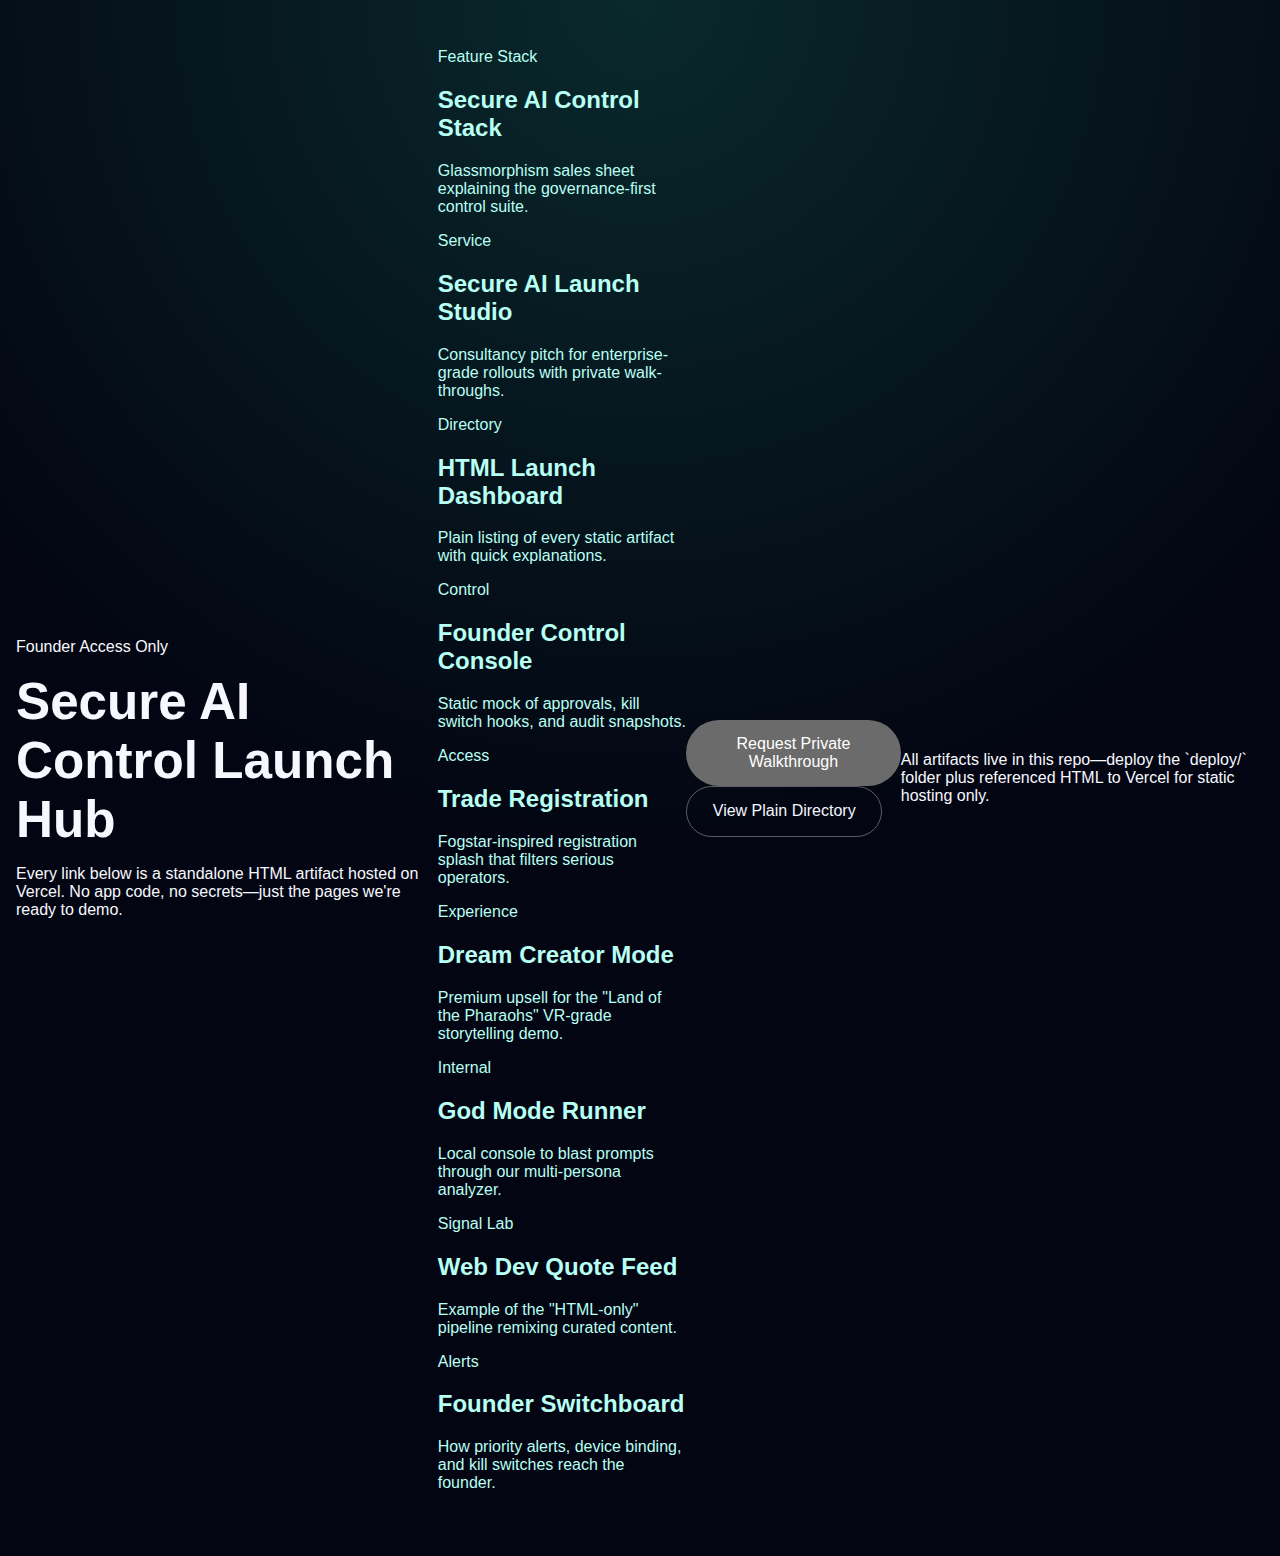
<file: index.html>
<!doctype html>
<html lang="en">
<head>
  <meta charset="utf-8" />
  <meta name="viewport" content="width=device-width, initial-scale=1" />
  <title>Secure AI Control – Launch Hub</title>
  <link rel="stylesheet" href="styles.css" />
</head>
<body>
  <header class="page-header">
    <p class="page-eyebrow">Founder Access Only</p>
    <h1 class="page-title">Secure AI Control Launch Hub</h1>
    <p class="page-subtitle">Every link below is a standalone HTML artifact hosted on Vercel. No app code, no secrets—just the pages we're ready to demo.</p>
  </header>

  <section class="card-grid">
    <a class="card-link" href="secure-features-landing.html">
      <span class="eyebrow">Feature Stack</span>
      <h2>Secure AI Control Stack</h2>
      <p>Glassmorphism sales sheet explaining the governance-first control suite.</p>
    </a>

    <a class="card-link" href="secure-launch-studio.html">
      <span class="eyebrow">Service</span>
      <h2>Secure AI Launch Studio</h2>
      <p>Consultancy pitch for enterprise-grade rollouts with private walk-throughs.</p>
    </a>

    <a class="card-link" href="dashboard.html">
      <span class="eyebrow">Directory</span>
      <h2>HTML Launch Dashboard</h2>
      <p>Plain listing of every static artifact with quick explanations.</p>
    </a>

    <a class="card-link" href="control-console.html">
      <span class="eyebrow">Control</span>
      <h2>Founder Control Console</h2>
      <p>Static mock of approvals, kill switch hooks, and audit snapshots.</p>
    </a>

    <a class="card-link" href="trade.html">
      <span class="eyebrow">Access</span>
      <h2>Trade Registration</h2>
      <p>Fogstar-inspired registration splash that filters serious operators.</p>
    </a>

    <a class="card-link" href="dream.html">
      <span class="eyebrow">Experience</span>
      <h2>Dream Creator Mode</h2>
      <p>Premium upsell for the "Land of the Pharaohs" VR-grade storytelling demo.</p>
    </a>

    <a class="card-link" href="godmode-runner.html">
      <span class="eyebrow">Internal</span>
      <h2>God Mode Runner</h2>
      <p>Local console to blast prompts through our multi-persona analyzer.</p>
    </a>

    <a class="card-link" href="web-dev-quotes.html">
      <span class="eyebrow">Signal Lab</span>
      <h2>Web Dev Quote Feed</h2>
      <p>Example of the "HTML-only" pipeline remixing curated content.</p>
    </a>

    <a class="card-link" href="founder-alerts.html">
      <span class="eyebrow">Alerts</span>
      <h2>Founder Switchboard</h2>
      <p>How priority alerts, device binding, and kill switches reach the founder.</p>
    </a>
  </section>

  <div class="cta-bar">
    <button class="cta-button" onclick="window.location.href='mailto:founder@secureai-control.com?subject=Launch%20Hub%20Access'">
      Request Private Walkthrough
    </button>
    <button class="cta-button secondary" onclick="window.location.href='dashboard.html'">
      View Plain Directory
    </button>
  </div>

  <footer class="page-footer">
    All artifacts live in this repo—deploy the `deploy/` folder plus referenced HTML to Vercel for static hosting only.
  </footer>
</body>
</html>
</file>
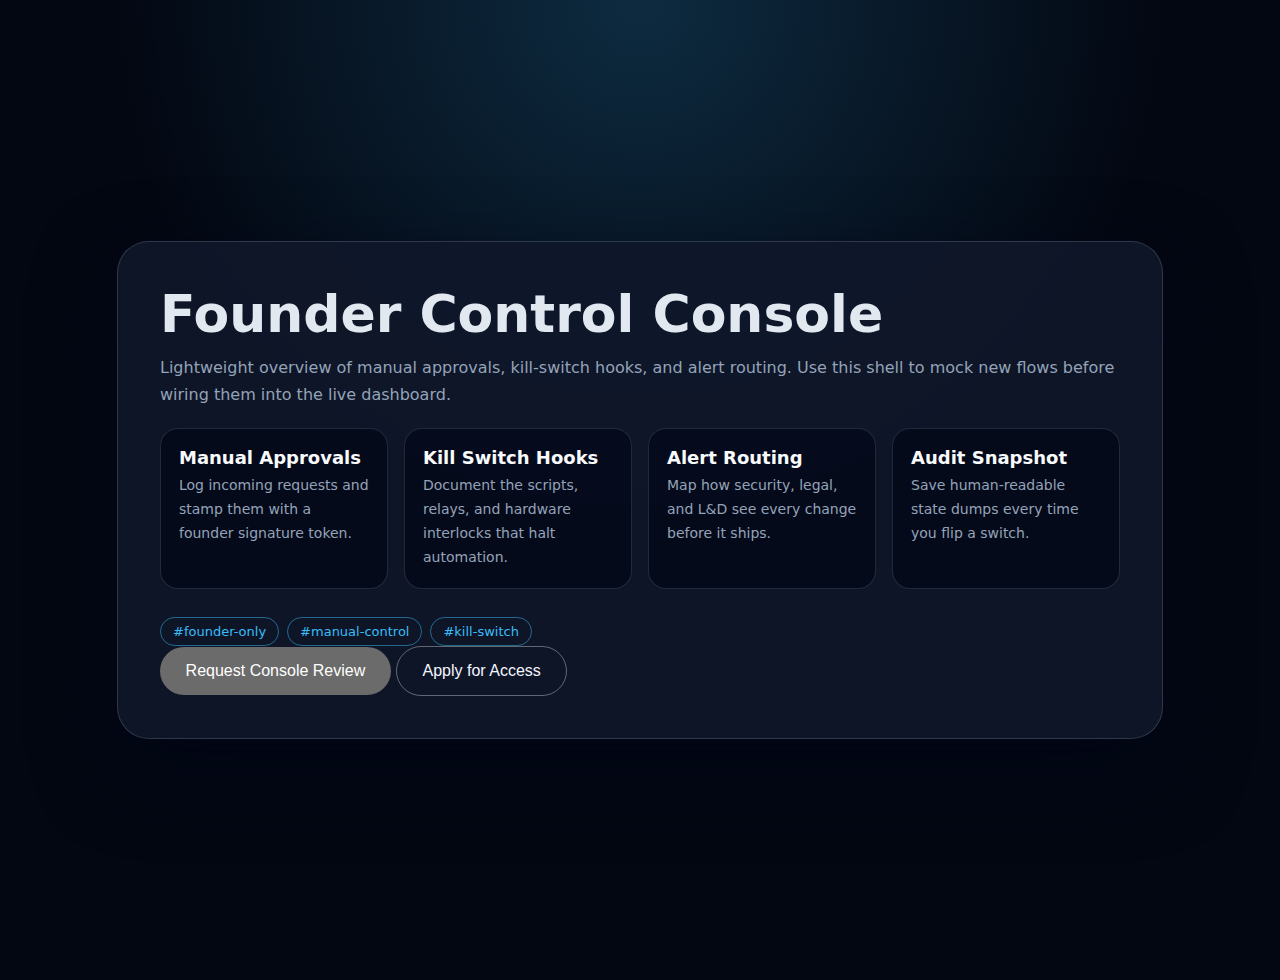
<file: control-console.html>
<!doctype html>
<html lang="en">
<head>
  <meta charset="utf-8" />
  <meta name="viewport" content="width=device-width, initial-scale=1" />
  <title>Founder Control Console</title>
  <link rel="stylesheet" href="styles.css" />
  <style>
    body {
      margin: 0;
      font-family: 'Inter', system-ui, -apple-system, BlinkMacSystemFont, 'Segoe UI', sans-serif;
      background: radial-gradient(circle at top, rgba(56,189,248,0.2), transparent 45%), #030712;
      color: #e2e8f0;
      min-height: 100vh;
      display: flex;
      align-items: center;
      justify-content: center;
      padding: 40px 16px;
    }
    .shell {
      width: min(960px, 100%);
      border-radius: 32px;
      border: 1px solid rgba(148,163,184,0.25);
      background: rgba(15,23,42,0.9);
      box-shadow: 0 30px 80px rgba(2,6,23,0.7);
      padding: 42px;
    }
    h1 {
      font-size: clamp(32px, 5vw, 52px);
      margin: 0 0 10px;
    }
    p {
      color: #94a3b8;
      margin: 0 0 20px;
      line-height: 1.7;
    }
    .grid {
      display: grid;
      grid-template-columns: repeat(auto-fit, minmax(220px, 1fr));
      gap: 16px;
    }
    .card {
      padding: 18px;
      border-radius: 18px;
      border: 1px solid rgba(148,163,184,0.2);
      background: rgba(2,6,23,0.7);
    }
    .card h3 {
      margin: 0 0 6px;
      font-size: 18px;
      color: #f8fafc;
    }
    .card p {
      margin: 0;
      font-size: 14px;
    }
    footer {
      margin-top: 28px;
      display: flex;
      flex-wrap: wrap;
      gap: 8px;
      font-size: 13px;
      color: #38bdf8;
    }
    footer span {
      padding: 6px 12px;
      border-radius: 999px;
      border: 1px solid rgba(56,189,248,0.5);
    }
  </style>
</head>
<body>
  <div class="shell">
    <h1>Founder Control Console</h1>
    <p>
      Lightweight overview of manual approvals, kill-switch hooks, and alert routing. Use this shell to mock new flows before wiring them into the live dashboard.
    </p>
    <div class="grid">
      <div class="card">
        <h3>Manual Approvals</h3>
        <p>Log incoming requests and stamp them with a founder signature token.</p>
      </div>
      <div class="card">
        <h3>Kill Switch Hooks</h3>
        <p>Document the scripts, relays, and hardware interlocks that halt automation.</p>
      </div>
      <div class="card">
        <h3>Alert Routing</h3>
        <p>Map how security, legal, and L&D see every change before it ships.</p>
      </div>
      <div class="card">
        <h3>Audit Snapshot</h3>
        <p>Save human-readable state dumps every time you flip a switch.</p>
      </div>
    </div>
    <footer>
      <span>#founder-only</span>
      <span>#manual-control</span>
      <span>#kill-switch</span>
    </footer>
    <div class="cta-bar">
      <button class="cta-button" onclick="window.location.href='mailto:founder@secureai-control.com?subject=Control%20Console%20Review'">
        Request Console Review
      </button>
      <button class="cta-button secondary" onclick="window.location.href='trade.html'">
        Apply for Access
      </button>
    </div>
  </div>
</body>
</html>
</file>
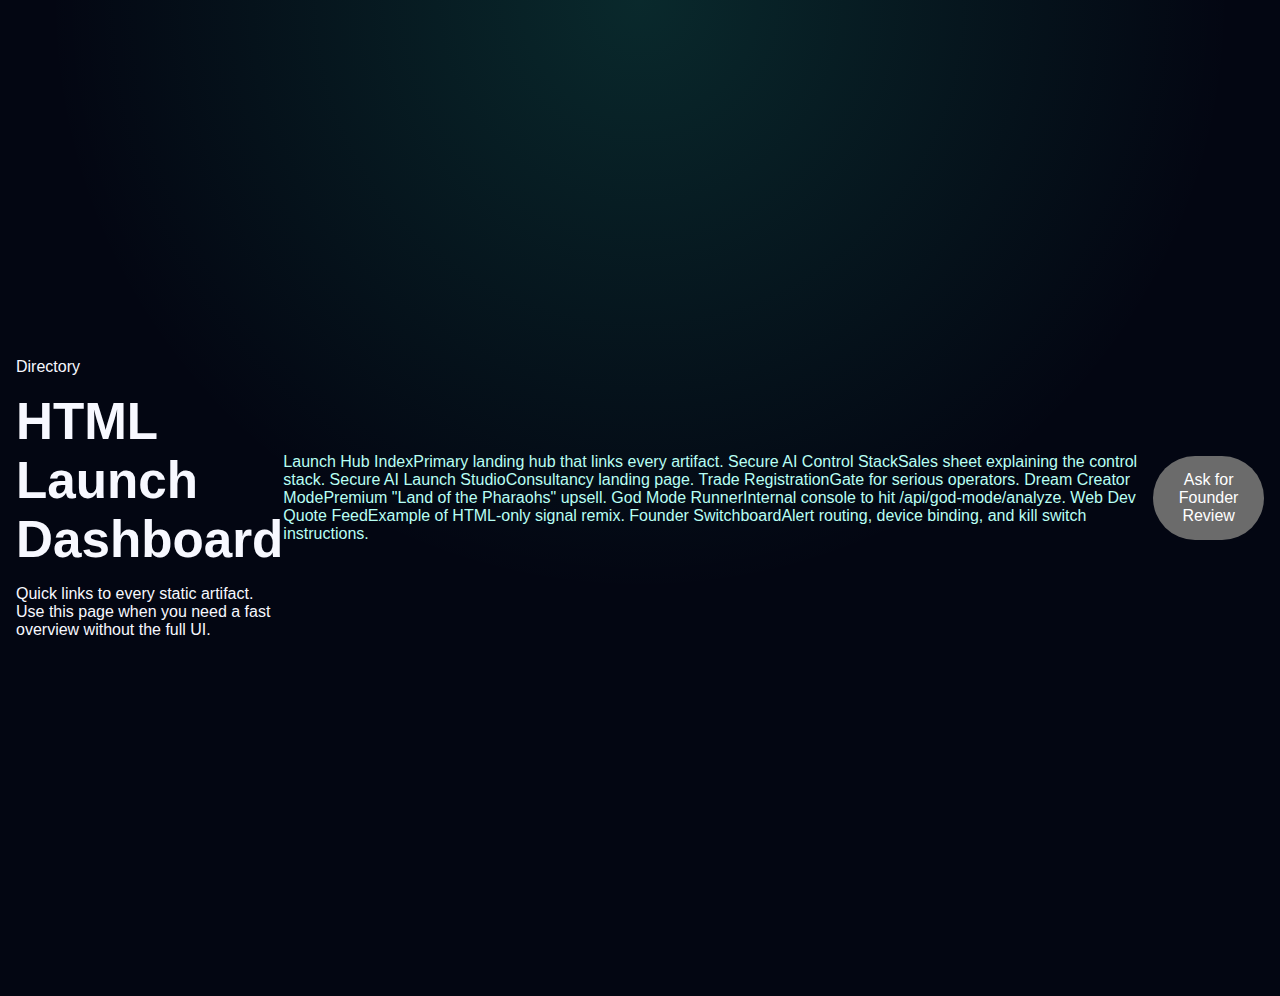
<file: dashboard.html>
<!doctype html>
<html lang="en">
<head>
  <meta charset="utf-8" />
  <meta name="viewport" content="width=device-width, initial-scale=1" />
  <title>Static Launch Dashboard</title>
  <link rel="stylesheet" href="styles.css" />
</head>
<body>
  <header class="page-header">
    <p class="page-eyebrow">Directory</p>
    <h1 class="page-title">HTML Launch Dashboard</h1>
    <p class="page-subtitle">Quick links to every static artifact. Use this page when you need a fast overview without the full UI.</p>
  </header>
  <div class="list-stack">
    <a class="list-link" href="index.html">Launch Hub Index<span>Primary landing hub that links every artifact.</span></a>
    <a class="list-link" href="secure-features-landing.html">Secure AI Control Stack<span>Sales sheet explaining the control stack.</span></a>
    <a class="list-link" href="secure-launch-studio.html">Secure AI Launch Studio<span>Consultancy landing page.</span></a>
    <a class="list-link" href="trade.html">Trade Registration<span>Gate for serious operators.</span></a>
    <a class="list-link" href="dream.html">Dream Creator Mode<span>Premium "Land of the Pharaohs" upsell.</span></a>
    <a class="list-link" href="godmode-runner.html">God Mode Runner<span>Internal console to hit /api/god-mode/analyze.</span></a>
    <a class="list-link" href="web-dev-quotes.html">Web Dev Quote Feed<span>Example of HTML-only signal remix.</span></a>
    <a class="list-link" href="founder-alerts.html">Founder Switchboard<span>Alert routing, device binding, and kill switch instructions.</span></a>
  </div>
  <div class="cta-bar">
    <button class="cta-button" onclick="window.location.href='mailto:founder@secureai-control.com?subject=Dashboard%20Review'">
      Ask for Founder Review
    </button>
  </div>
</body>
</html>
</file>
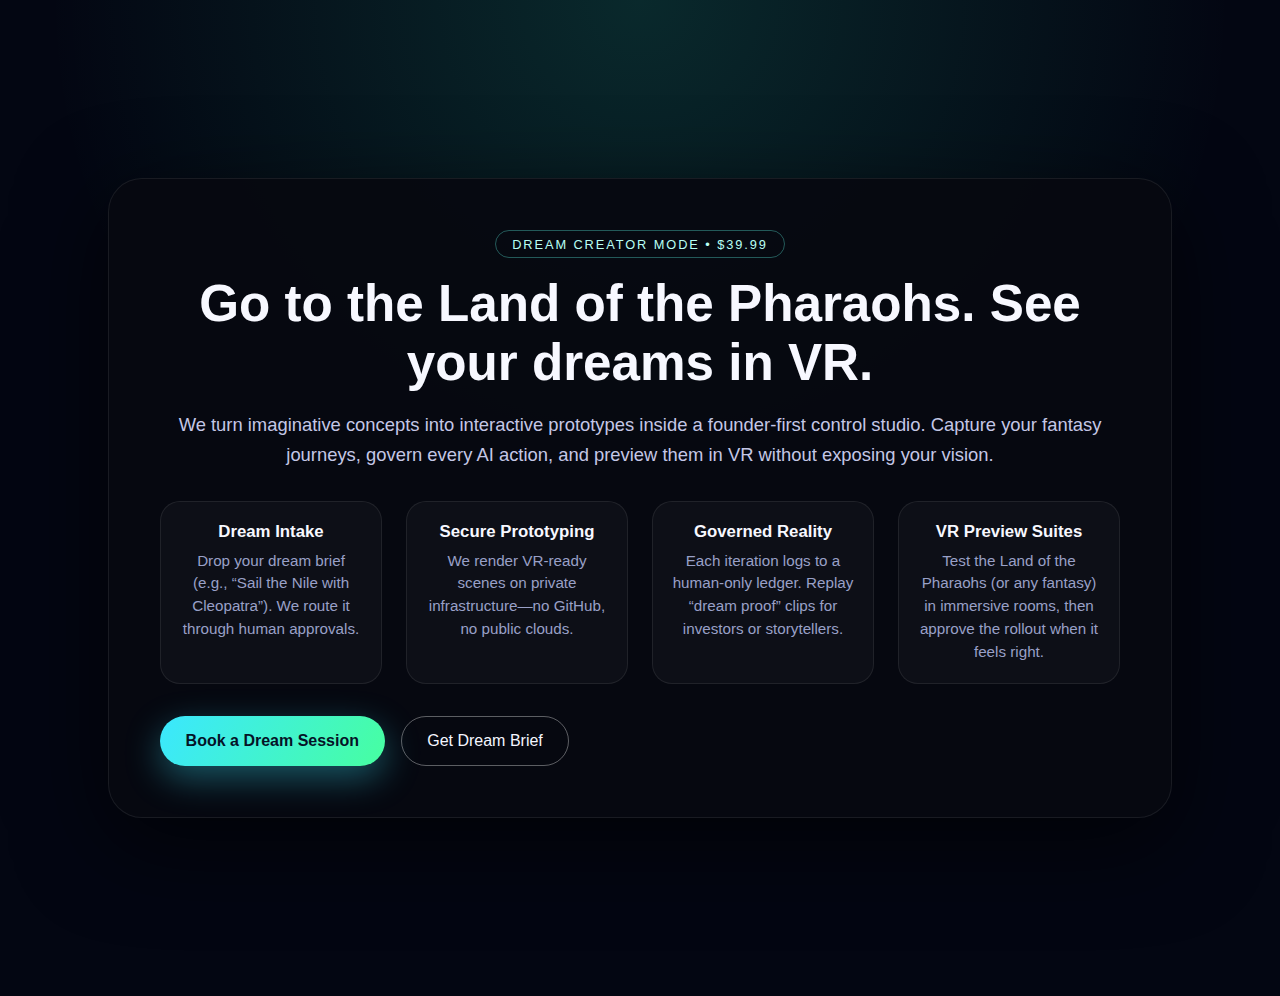
<file: dream.html>
<!doctype html>
<html lang="en">
<head>
  <meta charset="utf-8" />
  <meta name="viewport" content="width=device-width, initial-scale=1" />
  <title>Dream Creator Mode</title>
  <link rel="stylesheet" href="styles.css" />
</head>
<body>
  <main class="dream-card">
    <span class="pill">Dream Creator Mode • $39.99</span>
    <h1>Go to the Land of the Pharaohs. See your dreams in VR.</h1>
    <p class="lead">We turn imaginative concepts into interactive prototypes inside a founder-first control studio. Capture your fantasy journeys, govern every AI action, and preview them in VR without exposing your vision.</p>
    <section class="feature-grid">
      <article class="feature"><h3>Dream Intake</h3><p>Drop your dream brief (e.g., “Sail the Nile with Cleopatra”). We route it through human approvals.</p></article>
      <article class="feature"><h3>Secure Prototyping</h3><p>We render VR-ready scenes on private infrastructure—no GitHub, no public clouds.</p></article>
      <article class="feature"><h3>Governed Reality</h3><p>Each iteration logs to a human-only ledger. Replay “dream proof” clips for investors or storytellers.</p></article>
      <article class="feature"><h3>VR Preview Suites</h3><p>Test the Land of the Pharaohs (or any fantasy) in immersive rooms, then approve the rollout when it feels right.</p></article>
    </section>
    <div class="cta">
      <button class="primary" onclick="alert('Founder walkthrough booked. We’ll respond privately.')">Book a Dream Session</button>
      <button class="secondary" onclick="alert('We’ll send a sanitized summary—no source leaves your perimeter.')">Get Dream Brief</button>
    </div>
  </main>
</body>
</html>
</file>
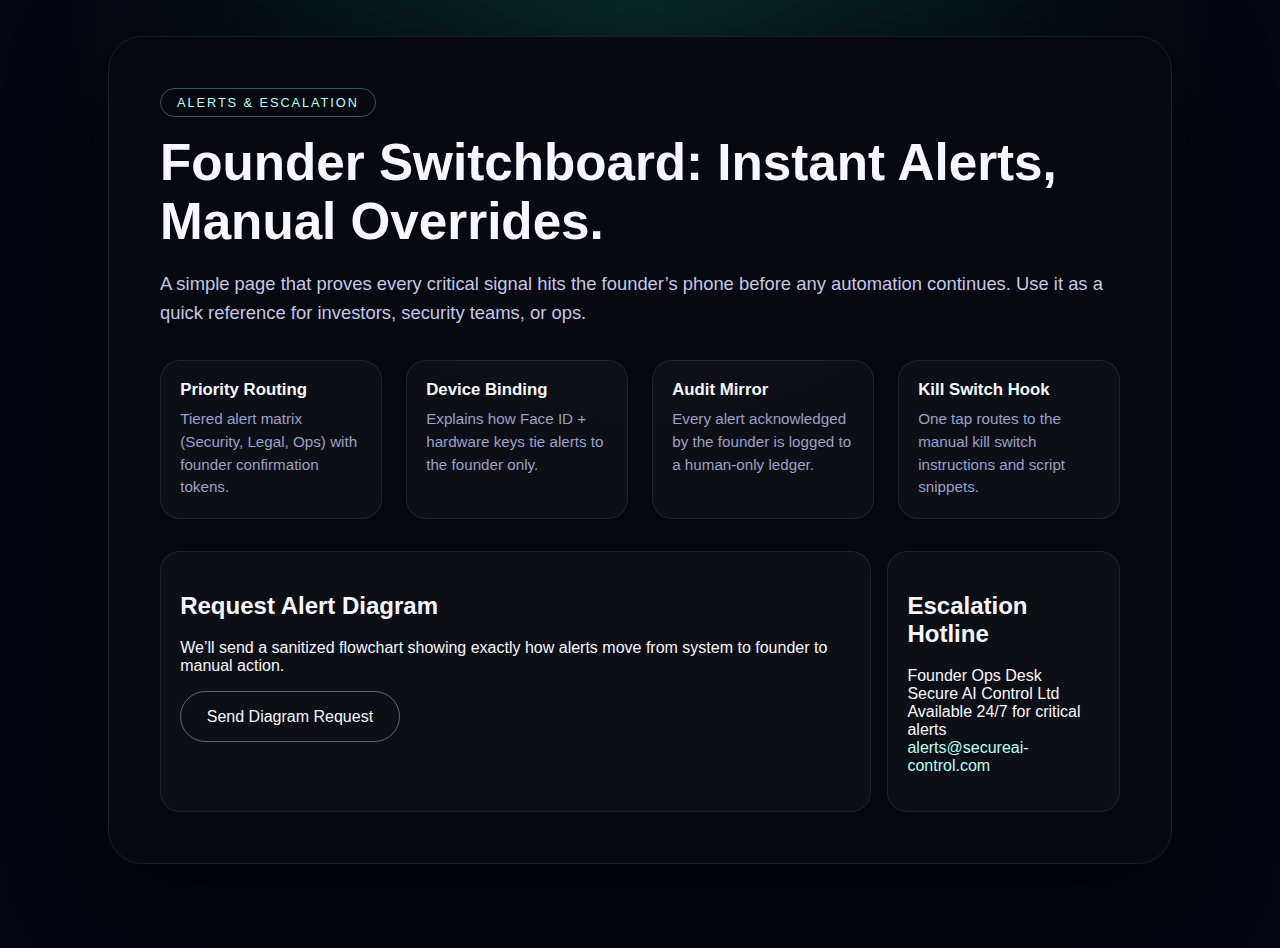
<file: founder-alerts.html>
<!doctype html>
<html lang="en">
<head>
  <meta charset="utf-8" />
  <meta name="viewport" content="width=device-width, initial-scale=1" />
  <title>Founder Alert Switchboard</title>
  <link rel="stylesheet" href="styles.css" />
  <style>body { padding-top: 0; }</style>
</head>
<body>
  <main class="card">
    <span class="pill">Alerts & Escalation</span>
    <h1>Founder Switchboard: Instant Alerts, Manual Overrides.</h1>
    <p class="lead">A simple page that proves every critical signal hits the founder’s phone before any automation continues. Use it as a quick reference for investors, security teams, or ops.</p>

    <section class="feature-grid">
      <article class="feature">
        <h3>Priority Routing</h3>
        <p>Tiered alert matrix (Security, Legal, Ops) with founder confirmation tokens.</p>
      </article>
      <article class="feature">
        <h3>Device Binding</h3>
        <p>Explains how Face ID + hardware keys tie alerts to the founder only.</p>
      </article>
      <article class="feature">
        <h3>Audit Mirror</h3>
        <p>Every alert acknowledged by the founder is logged to a human-only ledger.</p>
      </article>
      <article class="feature">
        <h3>Kill Switch Hook</h3>
        <p>One tap routes to the manual kill switch instructions and script snippets.</p>
      </article>
    </section>

    <section class="cta-section">
      <div class="cta-card">
        <h2>Request Alert Diagram</h2>
        <p>We’ll send a sanitized flowchart showing exactly how alerts move from system to founder to manual action.</p>
        <button onclick="window.location.href='mailto:founder@secureai-control.com?subject=Founder%20Alert%20Switchboard'">Send Diagram Request</button>
      </div>
      <div class="contact-card">
        <h2>Escalation Hotline</h2>
        <p>Founder Ops Desk<br>Secure AI Control Ltd<br>Available 24/7 for critical alerts<br><a href="mailto:alerts@secureai-control.com">alerts@secureai-control.com</a></p>
      </div>
    </section>
  </main>
</body>
</html>
</file>
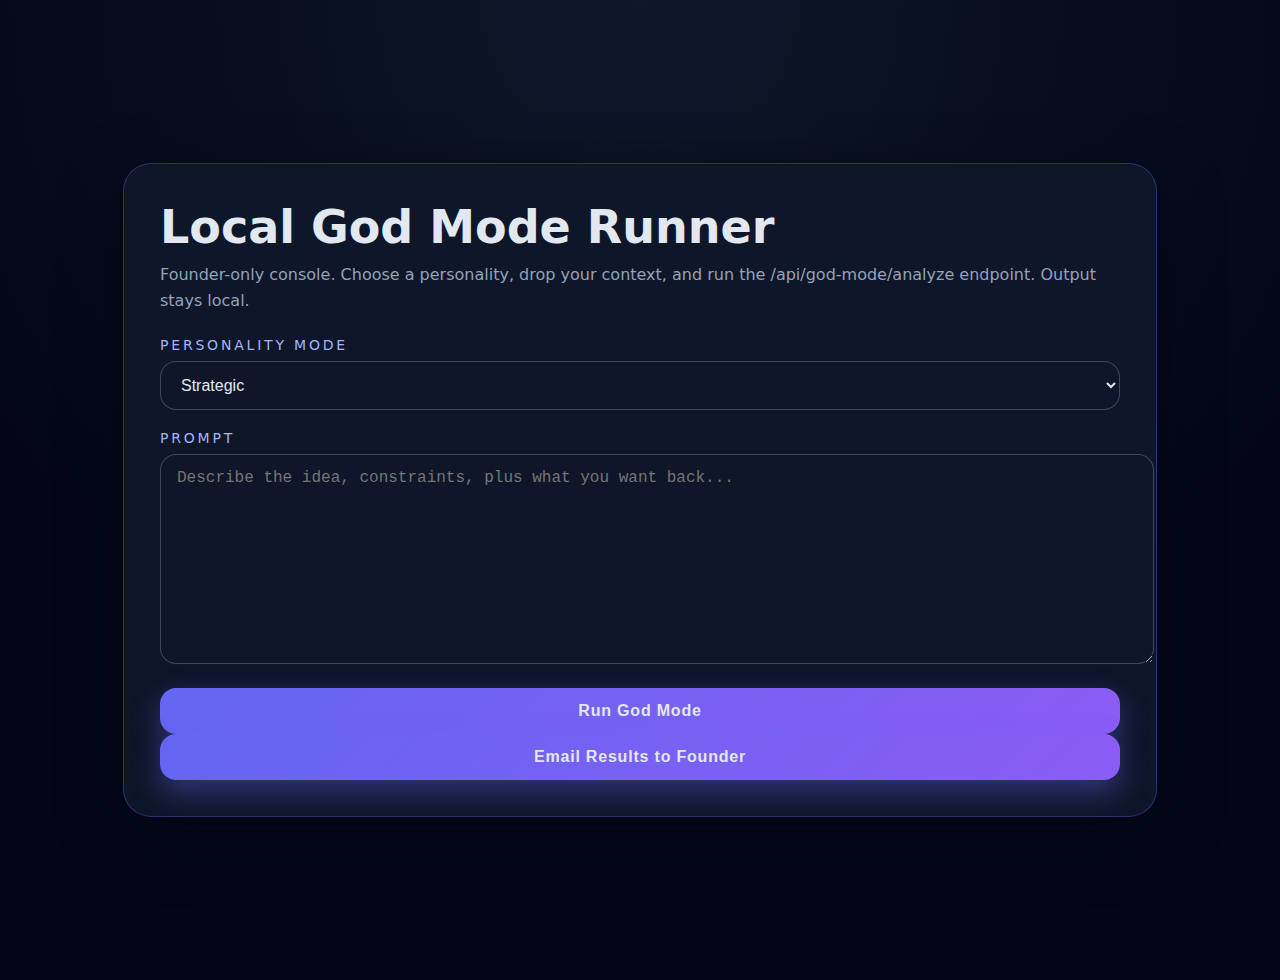
<file: godmode-runner.html>
<!DOCTYPE html>
<html lang="en">
<head>
  <meta charset="UTF-8" />
  <meta name="viewport" content="width=device-width, initial-scale=1.0" />
  <title>God Mode Idea Runner</title>
  <link rel="stylesheet" href="styles.css" />
  <style>
    body {
      margin: 0;
      font-family: 'Inter', system-ui, -apple-system, BlinkMacSystemFont, 'Segoe UI', sans-serif;
      background: radial-gradient(circle at top, #0f172a, #020617 65%);
      color: #e2e8f0;
      min-height: 100vh;
      display: flex;
      align-items: center;
      justify-content: center;
      padding: 40px 16px;
    }
    .panel {
      width: min(960px, 100%);
      background: rgba(15, 23, 42, 0.95);
      border: 1px solid rgba(99, 102, 241, 0.35);
      border-radius: 28px;
      padding: 36px;
      box-shadow: 0 20px 60px rgba(2, 6, 23, 0.8);
    }
    h1 {
      margin: 0 0 8px;
      font-size: clamp(32px, 4vw, 46px);
    }
    p {
      margin: 0 0 24px;
      color: #94a3b8;
      line-height: 1.6;
    }
    label {
      display: block;
      font-size: 14px;
      letter-spacing: 0.2em;
      text-transform: uppercase;
      color: #a5b4fc;
      margin-bottom: 8px;
    }
    select, textarea, button {
      width: 100%;
      border-radius: 16px;
      border: 1px solid rgba(148, 163, 184, 0.35);
      background: rgba(15, 23, 42, 0.7);
      color: inherit;
      padding: 14px 16px;
      font-size: 16px;
      outline: none;
    }
    textarea {
      min-height: 180px;
      resize: vertical;
      margin-bottom: 20px;
    }
    select {
      margin-bottom: 20px;
    }
    button {
      background: linear-gradient(135deg, #6366f1, #8b5cf6);
      border: none;
      cursor: pointer;
      font-weight: 600;
      letter-spacing: 0.05em;
      box-shadow: 0 12px 30px rgba(99, 102, 241, 0.4);
    }
    button:disabled {
      opacity: 0.5;
      cursor: not-allowed;
    }
    pre {
      white-space: pre-wrap;
      background: rgba(2, 6, 23, 0.8);
      border: 1px solid rgba(148, 163, 184, 0.25);
      border-radius: 18px;
      padding: 18px;
      font-family: 'IBM Plex Mono', SFMono-Regular, Consolas, monospace;
      font-size: 14px;
      line-height: 1.5;
    }
    .result {
      margin-top: 30px;
    }
  </style>
</head>
<body>
  <div class="panel">
    <h1>Local God Mode Runner</h1>
    <p>Founder-only console. Choose a personality, drop your context, and run the /api/god-mode/analyze endpoint. Output stays local.</p>

    <label for="mode">Personality Mode</label>
    <select id="mode">
      <option value="strategic">Strategic</option>
      <option value="moonshot">Moonshot</option>
      <option value="thunder">Thunder</option>
      <option value="war">War</option>
      <option value="love">Love</option>
      <option value="unhinged">Unhinged</option>
    </select>

    <label for="prompt">Prompt</label>
    <textarea id="prompt" placeholder="Describe the idea, constraints, plus what you want back..."></textarea>

    <button id="runBtn">Run God Mode</button>

    <div class="result" id="result" hidden>
      <label>Output</label>
      <pre id="output"></pre>
    </div>
    <div class="cta-bar">
      <button class="cta-button" onclick="window.location.href='mailto:founder@secureai-control.com?subject=God%20Mode%20Output'">
        Email Results to Founder
      </button>
    </div>
  </div>

  <script>
    const btn = document.getElementById('runBtn');
    const resultBox = document.getElementById('result');
    const outputEl = document.getElementById('output');

    async function runGodMode() {
      const mode = document.getElementById('mode').value;
      const prompt = document.getElementById('prompt').value.trim();
      if (!prompt) {
        alert('Prompt required.');
        return;
      }
      btn.disabled = true;
      btn.textContent = 'Running...';
      outputEl.textContent = '';
      resultBox.hidden = true;

      try {
        const res = await fetch('/api/god-mode/analyze', {
          method: 'POST',
          headers: {
            'Content-Type': 'application/json',
          },
          body: JSON.stringify({ mode, prompt }),
        });
        if (!res.ok) {
          throw new Error(`HTTP ${res.status}`);
        }
        const data = await res.json();
        outputEl.textContent = JSON.stringify(data, null, 2);
        resultBox.hidden = false;
      } catch (err) {
        outputEl.textContent = 'Error: ' + err.message;
        resultBox.hidden = false;
      } finally {
        btn.disabled = false;
        btn.textContent = 'Run God Mode';
      }
    }

    btn.addEventListener('click', runGodMode);
  </script>
</body>
</html>
</file>
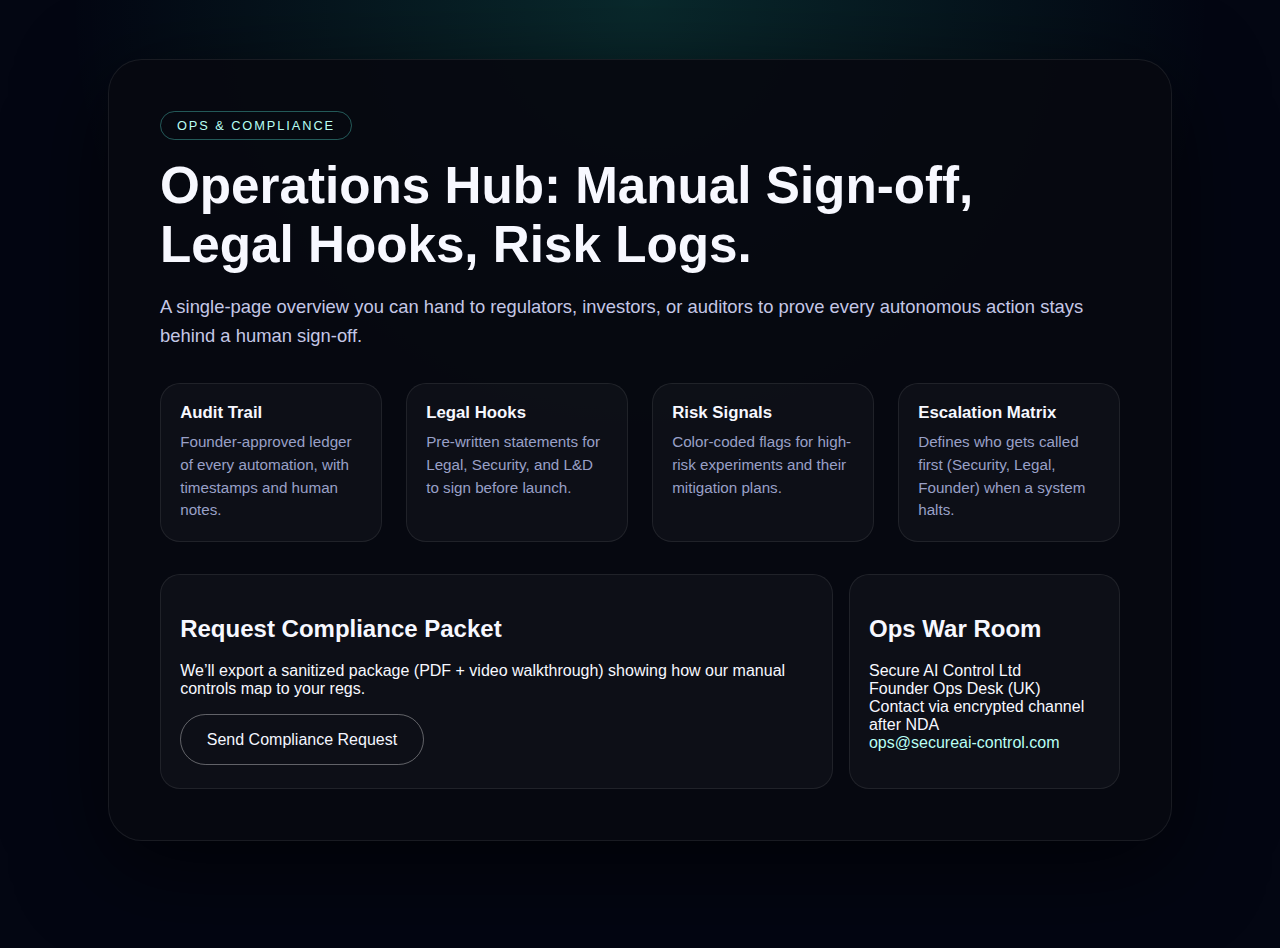
<file: operations-hub.html>
<!doctype html>
<html lang="en">
<head>
  <meta charset="utf-8" />
  <meta name="viewport" content="width=device-width, initial-scale=1" />
  <title>Operations Compliance Hub</title>
  <link rel="stylesheet" href="styles.css" />
  <style>
    body { padding-top: 0; }
    main.card { text-align: left; }
  </style>
</head>
<body>
  <main class="card">
    <span class="pill">Ops & Compliance</span>
    <h1>Operations Hub: Manual Sign-off, Legal Hooks, Risk Logs.</h1>
    <p class="lead">A single-page overview you can hand to regulators, investors, or auditors to prove every autonomous action stays behind a human sign-off.</p>

    <section class="feature-grid">
      <article class="feature">
        <h3>Audit Trail</h3>
        <p>Founder-approved ledger of every automation, with timestamps and human notes.</p>
      </article>
      <article class="feature">
        <h3>Legal Hooks</h3>
        <p>Pre-written statements for Legal, Security, and L&D to sign before launch.</p>
      </article>
      <article class="feature">
        <h3>Risk Signals</h3>
        <p>Color-coded flags for high-risk experiments and their mitigation plans.</p>
      </article>
      <article class="feature">
        <h3>Escalation Matrix</h3>
        <p>Defines who gets called first (Security, Legal, Founder) when a system halts.</p>
      </article>
    </section>

    <section class="cta-section">
      <div class="cta-card">
        <h2>Request Compliance Packet</h2>
        <p>We’ll export a sanitized package (PDF + video walkthrough) showing how our manual controls map to your regs.</p>
        <button onclick="window.location.href='mailto:founder@secureai-control.com?subject=Operations%20Compliance%20Packet'">Send Compliance Request</button>
      </div>
      <div class="contact-card">
        <h2>Ops War Room</h2>
        <p>Secure AI Control Ltd<br>Founder Ops Desk (UK)<br>Contact via encrypted channel after NDA<br><a href="mailto:ops@secureai-control.com">ops@secureai-control.com</a></p>
      </div>
    </section>
  </main>
</body>
</html>
</file>
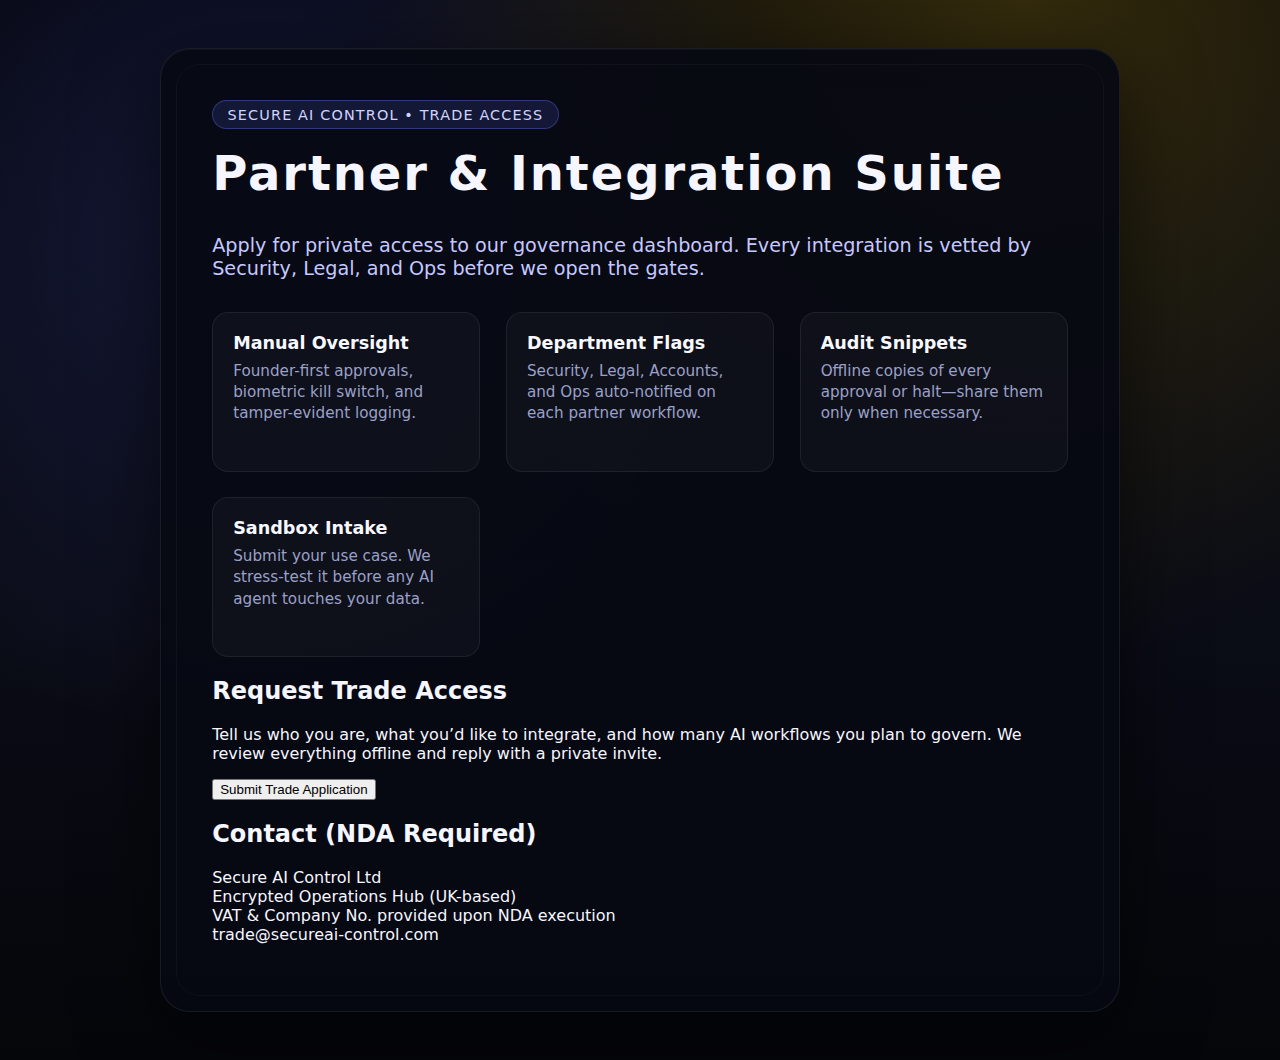
<file: secure-features-landing.html>
<!doctype html>
<html lang="en">
<head>
  <meta charset="utf-8" />
  <meta name="viewport" content="width=device-width, initial-scale=1" />
  <title>Secure AI Control Stack</title>
  <style>
    :root { color-scheme: light dark; }
    * { box-sizing: border-box; }
    body {
      margin: 0;
      font-family: "Inter", "SF Pro Display", system-ui, -apple-system, BlinkMacSystemFont, "Segoe UI", sans-serif;
      background: radial-gradient(circle at 20% 20%, rgba(98, 114, 255, 0.18), transparent 40%),
                  radial-gradient(circle at 80% 0%, rgba(226, 183, 20, 0.22), transparent 45%),
                  linear-gradient(180deg, #03040a 0%, #0a0c16 60%, #05060a 100%);
      color: #f5f6ff;
      min-height: 100vh;
      display: flex;
      align-items: center;
      justify-content: center;
      padding: 3rem 1rem;
    }
    .card {
      width: min(960px, 100%);
      background: rgba(7, 9, 18, 0.92);
      border: 1px solid rgba(255, 255, 255, 0.08);
      border-radius: 30px;
      padding: clamp(2.2rem, 4vw, 3.5rem);
      box-shadow: 0 20px 80px rgba(0, 0, 0, 0.6), inset 0 1px 0 rgba(255,255,255,0.04);
      position: relative;
      overflow: hidden;
    }
    .card::after {
      content: "";
      position: absolute;
      inset: 15px;
      border-radius: 24px;
      border: 1px solid rgba(255, 255, 255, 0.04);
      pointer-events: none;
    }
    h1 { font-size: clamp(2.2rem, 4vw, 3rem); margin-top: 0; letter-spacing: 0.04em; }
    p.lead { color: #c5c8ff; font-size: 1.2rem; margin-bottom: 2rem; }
    .pill {
      display: inline-block;
      padding: 0.35rem 0.9rem;
      border-radius: 999px;
      font-size: 0.9rem;
      margin-bottom: 1rem;
      background: rgba(98, 114, 255, 0.15);
      border: 1px solid rgba(98, 114, 255, 0.35);
      color: #cfd3ff;
      text-transform: uppercase;
      letter-spacing: 0.08em;
    }
    .feature-grid {
      display: grid;
      grid-template-columns: repeat(auto-fit, minmax(230px, 1fr));
      gap: 1.6rem;
    }
    .feature {
      background: rgba(255, 255, 255, 0.03);
      border: 1px solid rgba(255, 255, 255, 0.07);
      border-radius: 16px;
      padding: 1.25rem;
      min-height: 160px;
      transition: border-color 160ms ease, transform 160ms ease, background 160ms ease;
    }
    .feature:hover {
      border-color: rgba(226, 183, 20, 0.45);
      background: rgba(226, 183, 20, 0.08);
      transform: translateY(-4px);
    }
    .feature h3 { margin: 0 0 0.5rem; font-size: 1.1rem; color: #f7f9ff; }
    .feature p { margin: 0; color: #9ba0c9; line-height: 1.4; font-size: 0.95rem; }
    .cta {
      margin-top: 2.5rem;
      display: flex;
      flex-wrap: wrap;
      gap: 1rem;
    }
    .cta button {
      border: none;
      border-radius: 999px;
      padding: 0.9rem 1.8rem;
      font-size: 1rem;
      cursor: pointer;
      transition: transform 120ms ease, box-shadow 120ms ease;
    }
    .cta button.primary {
      background: #e2b714;
      color: #0c0f18;
      font-weight: 600;
      box-shadow: 0 10px 25px rgba(226, 183, 20, 0.35);
    }
    .cta button.secondary {
      background: transparent;
      border: 1px solid rgba(255, 255, 255, 0.25);
      color: #e5e8ff;
    }
    .cta button:hover { transform: translateY(-2px); }
    footer {
      margin-top: 2rem;
      font-size: 0.85rem;
      color: #8288b5;
    }
  </style>
</head>
<body>
  <main class="card">
    <span class="pill">Secure AI Control • Trade Access</span>
    <h1 id="hero-title">Partner & Integration Suite</h1>
    <p class="lead">Apply for private access to our governance dashboard. Every integration is vetted by Security, Legal, and Ops before we open the gates.</p>

    <section class="feature-grid">
      <article class="feature">
        <h3>Manual Oversight</h3>
        <p>Founder-first approvals, biometric kill switch, and tamper-evident logging.</p>
      </article>
      <article class="feature">
        <h3>Department Flags</h3>
        <p>Security, Legal, Accounts, and Ops auto-notified on each partner workflow.</p>
      </article>
      <article class="feature">
        <h3>Audit Snippets</h3>
        <p>Offline copies of every approval or halt—share them only when necessary.</p>
      </article>
      <article class="feature">
        <h3>Sandbox Intake</h3>
        <p>Submit your use case. We stress-test it before any AI agent touches your data.</p>
      </article>
    </section>

    <section class="cta-section">
      <div class="cta-card">
        <h2>Request Trade Access</h2>
        <p>Tell us who you are, what you’d like to integrate, and how many AI workflows you plan to govern. We review everything offline and reply with a private invite.</p>
        <button onclick="alert('Trade application recorded. Founder & Security will follow up privately.');">Submit Trade Application</button>
      </div>
      <div class="contact-card">
        <h2>Contact (NDA Required)</h2>
        <p>
          Secure AI Control Ltd<br>
          Encrypted Operations Hub (UK-based)<br>
          VAT & Company No. provided upon NDA execution<br>
          trade@secureai-control.com
        </p>
      </div>
    </section>
  </main>
</body>
</html>
</file>
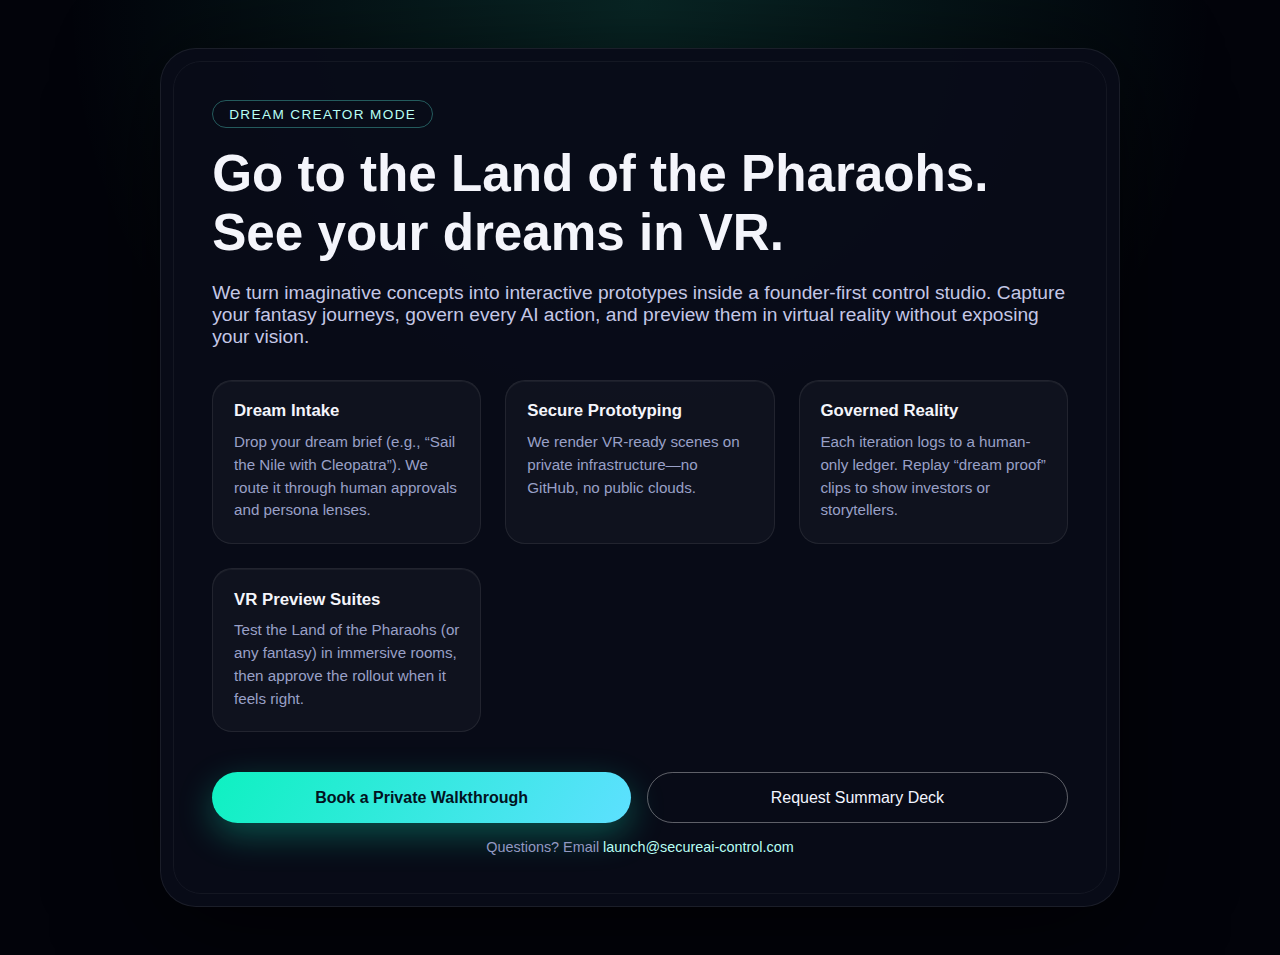
<file: secure-launch-studio.html>
<!doctype html>
<html lang="en">
<head>
  <meta charset="utf-8" />
  <meta name="viewport" content="width=device-width, initial-scale=1" />
  <title>Secure AI Launch Studio</title>
  <style>
    :root { color-scheme: light dark; }
    * { box-sizing: border-box; }
    body {
      margin: 0;
      font-family: "Inter", "SF Pro Display", -apple-system, BlinkMacSystemFont, "Segoe UI", sans-serif;
      background: radial-gradient(circle at top, rgba(45,241,193,0.15), transparent 50%), #02030a;
      color: #f4f5fb;
      min-height: 100vh;
      display: flex;
      align-items: center;
      justify-content: center;
      padding: 3rem 1rem;
    }
    .wrap {
      width: min(960px, 100%);
      background: rgba(8, 12, 24, 0.95);
      border: 1px solid rgba(255,255,255,0.08);
      border-radius: 36px;
      padding: clamp(2rem, 4vw, 3.5rem);
      box-shadow: 0 20px 100px rgba(0,0,0,0.7);
      position: relative;
      overflow: hidden;
    }
    .wrap::after {
      content: "";
      position: absolute;
      inset: 12px;
      border-radius: 28px;
      border: 1px solid rgba(255,255,255,0.05);
      pointer-events: none;
    }
    .badge {
      display: inline-block;
      padding: 0.35rem 1rem;
      border-radius: 999px;
      border: 1px solid rgba(79,209,197,0.4);
      color: #b8fff4;
      letter-spacing: 0.1em;
      font-size: 0.85rem;
      margin-bottom: 1rem;
      text-transform: uppercase;
    }
    h1 { font-size: clamp(2.4rem, 4vw, 3.4rem); margin: 0 0 1rem; }
    p.lead { font-size: 1.2rem; color: #c4c7e6; margin-bottom: 2rem; }
    .grid {
      display: grid;
      grid-template-columns: repeat(auto-fit, minmax(220px, 1fr));
      gap: 1.5rem;
      margin-bottom: 2.5rem;
    }
    .panel {
      border: 1px solid rgba(255,255,255,0.08);
      border-radius: 20px;
      padding: 1.3rem;
      background: rgba(255,255,255,0.03);
      box-shadow: inset 0 1px 0 rgba(255,255,255,0.05);
    }
    .panel h3 { margin: 0 0 0.6rem; font-size: 1.05rem; }
    .panel p { margin: 0; color: #99a0c7; font-size: 0.95rem; line-height: 1.5; }
    .cta {
      display: flex;
      flex-direction: column;
      gap: 1rem;
      margin-top: 2rem;
    }
    @media (min-width: 640px) {
      .cta { flex-direction: row; }
    }
    .cta button {
      flex: 1;
      border: none;
      border-radius: 999px;
      padding: 0.95rem 1.7rem;
      font-size: 1rem;
      cursor: pointer;
      transition: transform 140ms ease, opacity 140ms ease;
      box-shadow: 0 12px 35px rgba(14,241,193,0.3);
    }
    .cta button.primary {
      background: linear-gradient(120deg, #0ef1c1, #5de0ff);
      color: #02131f;
      font-weight: 600;
    }
    .cta button.secondary {
      background: transparent;
      border: 1px solid rgba(255,255,255,0.35);
      color: #f2f5ff;
      box-shadow: none;
    }
    .cta button:hover { transform: translateY(-3px); }
  </style>
</head>
<body>
  <main class="wrap">
    <span class="badge">Dream Creator Mode</span>
    <h1>Go to the Land of the Pharaohs. See your dreams in VR.</h1>
    <p class="lead">
      We turn imaginative concepts into interactive prototypes inside a founder-first control studio. Capture your fantasy journeys, govern every AI action, and preview them in virtual reality without exposing your vision.
    </p>

    <div class="grid">
      <div class="panel">
        <h3>Dream Intake</h3>
        <p>Drop your dream brief (e.g., “Sail the Nile with Cleopatra”). We route it through human approvals and persona lenses.</p>
      </div>
      <div class="panel">
        <h3>Secure Prototyping</h3>
        <p>We render VR-ready scenes on private infrastructure—no GitHub, no public clouds.</p>
      </div>
      <div class="panel">
        <h3>Governed Reality</h3>
        <p>Each iteration logs to a human-only ledger. Replay “dream proof” clips to show investors or storytellers.</p>
      </div>
      <div class="panel">
        <h3>VR Preview Suites</h3>
        <p>Test the Land of the Pharaohs (or any fantasy) in immersive rooms, then approve the rollout when it feels right.</p>
      </div>
    </div>

    <div class="cta">
      <button class="primary" onclick="alert('Founder walkthrough booked. We’ll respond privately.');">
        Book a Private Walkthrough
      </button>
      <button class="secondary" onclick="alert('We’ll send a sanitized summary—no source code leaves your perimeter.');">
        Request Summary Deck
      </button>
    </div>
    <div style="margin-top:1rem;text-align:center;font-size:0.9rem;color:#9398c2;">
      Questions? Email <a href="mailto:launch@secureai-control.com" style="color:#b8fff4;text-decoration:none;">launch@secureai-control.com</a>
    </div>
  </main>
</body>
</html>
</file>
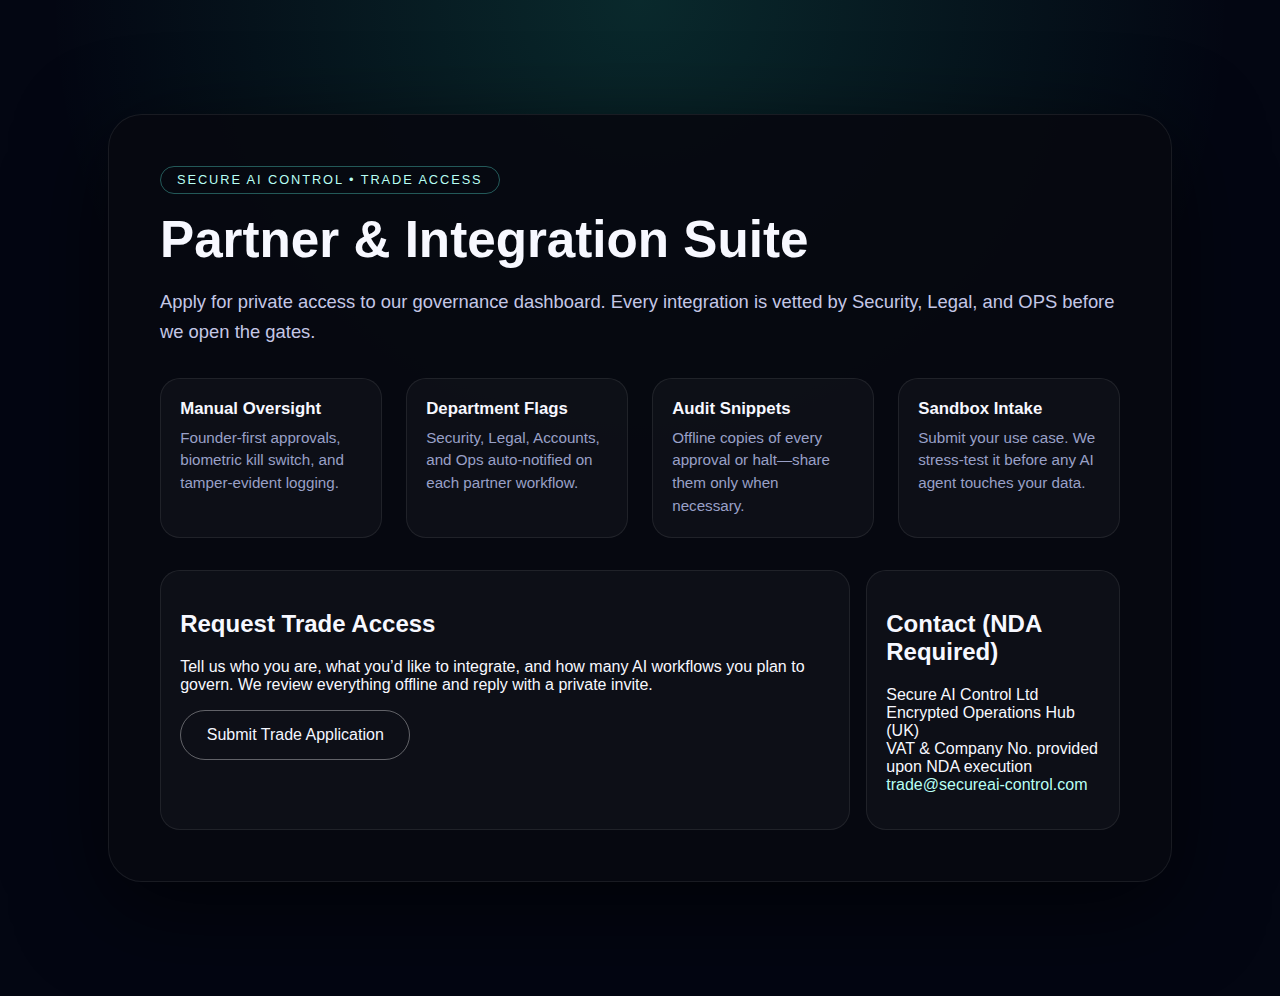
<file: trade.html>
<!doctype html>
<html lang="en">
<head>
  <meta charset="utf-8" />
  <meta name="viewport" content="width=device-width, initial-scale=1" />
  <title>Secure AI Control – Trade Access</title>
  <link rel="stylesheet" href="styles.css" />
</head>
<body>
  <main class="card">
    <span class="pill">Secure AI Control • Trade Access</span>
    <h1>Partner & Integration Suite</h1>
    <p class="lead">Apply for private access to our governance dashboard. Every integration is vetted by Security, Legal, and OPS before we open the gates.</p>
    <section class="feature-grid">
      <article class="feature"><h3>Manual Oversight</h3><p>Founder-first approvals, biometric kill switch, and tamper-evident logging.</p></article>
      <article class="feature"><h3>Department Flags</h3><p>Security, Legal, Accounts, and Ops auto-notified on each partner workflow.</p></article>
      <article class="feature"><h3>Audit Snippets</h3><p>Offline copies of every approval or halt—share them only when necessary.</p></article>
      <article class="feature"><h3>Sandbox Intake</h3><p>Submit your use case. We stress-test it before any AI agent touches your data.</p></article>
    </section>
    <section class="cta-section">
      <div class="cta-card">
        <h2>Request Trade Access</h2>
        <p>Tell us who you are, what you’d like to integrate, and how many AI workflows you plan to govern. We review everything offline and reply with a private invite.</p>
        <button onclick="alert('Trade application recorded. Founder & Security will follow up privately.');">Submit Trade Application</button>
      </div>
      <div class="contact-card">
        <h2>Contact (NDA Required)</h2>
        <p>Secure AI Control Ltd<br>Encrypted Operations Hub (UK)<br>VAT & Company No. provided upon NDA execution<br><a href="mailto:trade@secureai-control.com">trade@secureai-control.com</a></p>
      </div>
    </section>
  </main>
</body>
</html>
</file>
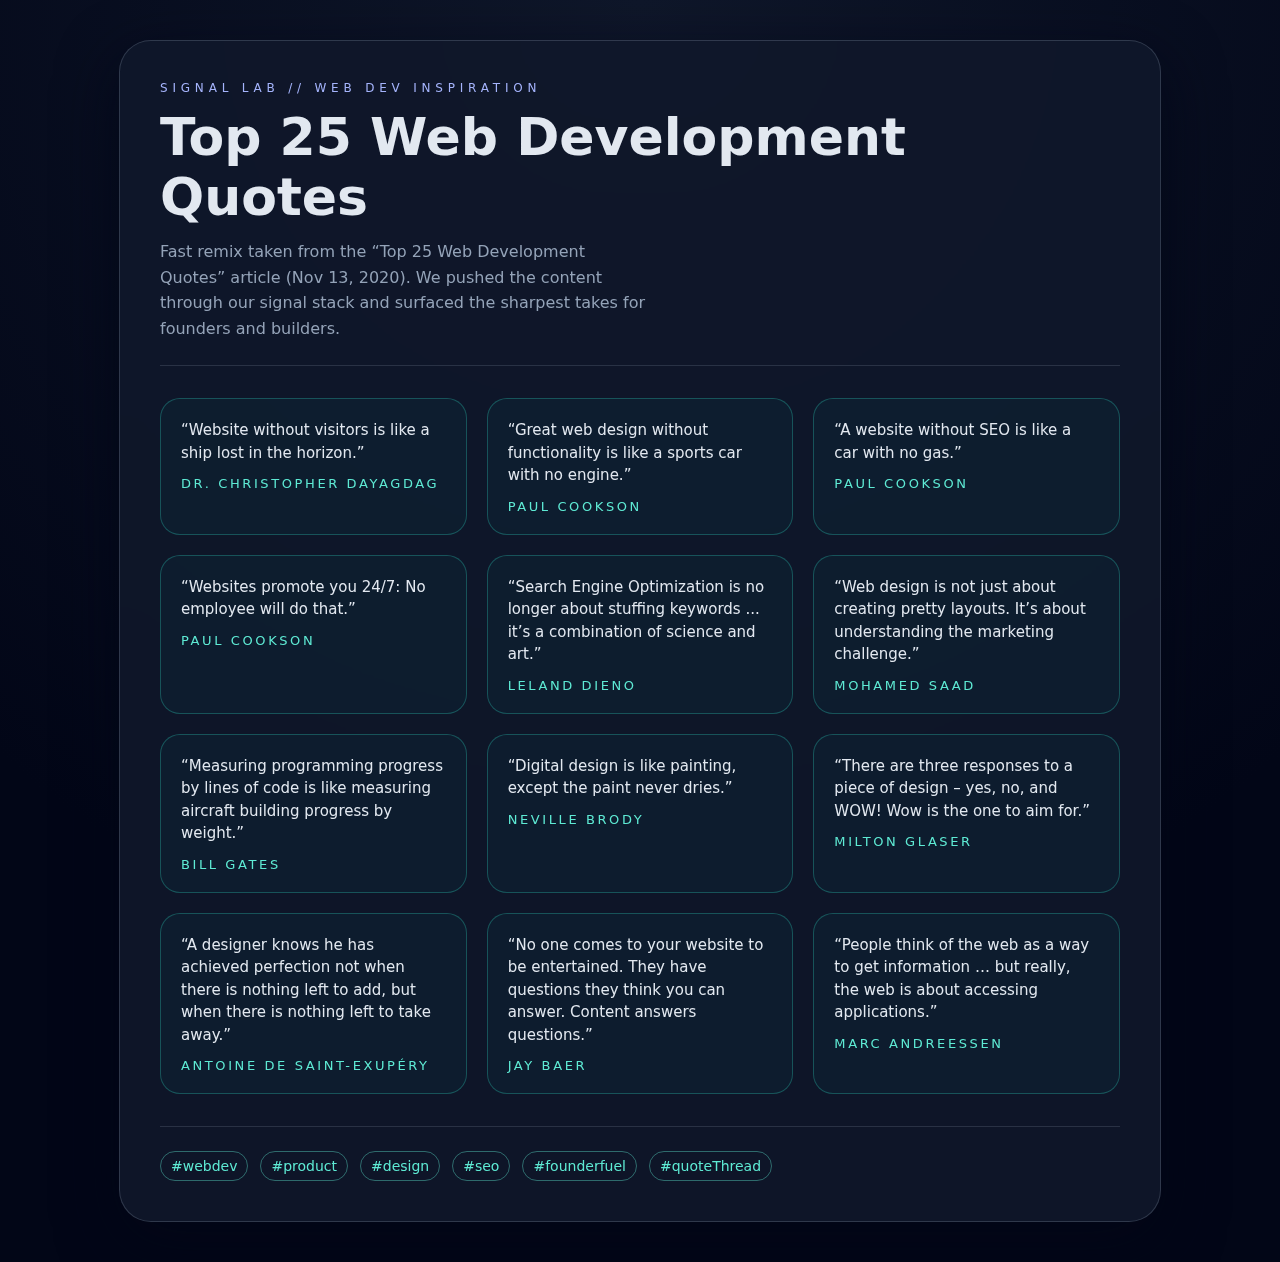
<file: web-dev-quotes.html>
<!DOCTYPE html>
<html lang="en">
<head>
  <meta charset="UTF-8" />
  <meta name="viewport" content="width=device-width, initial-scale=1.0" />
  <title>Web Development Inspiration Feed</title>
  <style>
    :root {
      color-scheme: dark;
      font-family: 'Inter', system-ui, -apple-system, BlinkMacSystemFont, 'Segoe UI', sans-serif;
    }
    body {
      margin: 0;
      padding: 0;
      background: radial-gradient(circle at top, #0f172a, #020617 70%);
      color: #e2e8f0;
      min-height: 100vh;
      display: flex;
      align-items: center;
      justify-content: center;
      padding: 40px 16px;
    }
    .card {
      width: min(960px, 100%);
      background: rgba(15, 23, 42, 0.9);
      backdrop-filter: blur(18px);
      border: 1px solid rgba(148, 163, 184, 0.25);
      border-radius: 32px;
      padding: 40px;
      box-shadow: 0 20px 60px rgba(2, 6, 23, 0.8);
    }
    header {
      border-bottom: 1px solid rgba(148, 163, 184, 0.2);
      padding-bottom: 24px;
      margin-bottom: 32px;
    }
    .eyebrow {
      letter-spacing: 0.4em;
      text-transform: uppercase;
      font-size: 12px;
      color: #a5b4fc;
      margin-bottom: 12px;
    }
    h1 {
      font-size: clamp(32px, 5vw, 52px);
      margin: 0 0 12px;
    }
    p.lede {
      color: #94a3b8;
      max-width: 48ch;
      line-height: 1.6;
      margin: 0;
    }
    .quotes {
      display: grid;
      grid-template-columns: repeat(auto-fit, minmax(260px, 1fr));
      gap: 20px;
    }
    .quote {
      background: rgba(15, 118, 110, 0.08);
      border: 1px solid rgba(45, 212, 191, 0.3);
      border-radius: 20px;
      padding: 20px;
      display: flex;
      flex-direction: column;
      gap: 12px;
    }
    blockquote {
      margin: 0;
      font-size: 15px;
      line-height: 1.5;
    }
    cite {
      font-size: 13px;
      color: #5eead4;
      font-style: normal;
      text-transform: uppercase;
      letter-spacing: 0.2em;
    }
    footer {
      margin-top: 32px;
      padding-top: 24px;
      border-top: 1px solid rgba(148, 163, 184, 0.2);
      display: flex;
      flex-wrap: wrap;
      gap: 12px;
      font-size: 14px;
    }
    footer span {
      padding: 6px 10px;
      border-radius: 999px;
      border: 1px solid rgba(94, 234, 212, 0.4);
      color: #5eead4;
    }
  </style>
</head>
<body>
  <div class="card">
    <header>
      <div class="eyebrow">Signal Lab // Web Dev Inspiration</div>
      <h1>Top 25 Web Development Quotes</h1>
      <p class="lede">
        Fast remix taken from the “Top 25 Web Development Quotes” article (Nov 13, 2020). We pushed the content through our
        signal stack and surfaced the sharpest takes for founders and builders.
      </p>
    </header>

    <section class="quotes">
      <article class="quote">
        <blockquote>“Website without visitors is like a ship lost in the horizon.”</blockquote>
        <cite>Dr. Christopher Dayagdag</cite>
      </article>
      <article class="quote">
        <blockquote>“Great web design without functionality is like a sports car with no engine.”</blockquote>
        <cite>Paul Cookson</cite>
      </article>
      <article class="quote">
        <blockquote>“A website without SEO is like a car with no gas.”</blockquote>
        <cite>Paul Cookson</cite>
      </article>
      <article class="quote">
        <blockquote>“Websites promote you 24/7: No employee will do that.”</blockquote>
        <cite>Paul Cookson</cite>
      </article>
      <article class="quote">
        <blockquote>“Search Engine Optimization is no longer about stuffing keywords ... it’s a combination of science and art.”</blockquote>
        <cite>Leland Dieno</cite>
      </article>
      <article class="quote">
        <blockquote>“Web design is not just about creating pretty layouts. It’s about understanding the marketing challenge.”</blockquote>
        <cite>Mohamed Saad</cite>
      </article>
      <article class="quote">
        <blockquote>“Measuring programming progress by lines of code is like measuring aircraft building progress by weight.”</blockquote>
        <cite>Bill Gates</cite>
      </article>
      <article class="quote">
        <blockquote>“Digital design is like painting, except the paint never dries.”</blockquote>
        <cite>Neville Brody</cite>
      </article>
      <article class="quote">
        <blockquote>“There are three responses to a piece of design – yes, no, and WOW! Wow is the one to aim for.”</blockquote>
        <cite>Milton Glaser</cite>
      </article>
      <article class="quote">
        <blockquote>“A designer knows he has achieved perfection not when there is nothing left to add, but when there is nothing left to take away.”</blockquote>
        <cite>Antoine de Saint-Exupéry</cite>
      </article>
      <article class="quote">
        <blockquote>“No one comes to your website to be entertained. They have questions they think you can answer. Content answers questions.”</blockquote>
        <cite>Jay Baer</cite>
      </article>
      <article class="quote">
        <blockquote>“People think of the web as a way to get information … but really, the web is about accessing applications.”</blockquote>
        <cite>Marc Andreessen</cite>
      </article>
    </section>

    <footer>
      <span>#webdev</span>
      <span>#product</span>
      <span>#design</span>
      <span>#seo</span>
      <span>#founderfuel</span>
      <span>#quoteThread</span>
    </footer>
  </div>
</body>
</html>
</file>
<file: styles.css>
:root { color-scheme: dark; font-family: "Inter", -apple-system, BlinkMacSystemFont, "Segoe UI", sans-serif; }
body {
  margin: 0;
  background: radial-gradient(circle at top, rgba(45,241,193,0.15), transparent 50%), #030612;
  color: #f7f8ff;
  min-height: 100vh;
  padding: 3rem 1rem;
  display: flex;
  align-items: center;
  justify-content: center;
}
main.card, main.dream-card {
  width: min(960px, 100%);
  background: rgba(6,9,16,0.94);
  border: 1px solid rgba(255,255,255,0.08);
  border-radius: 34px;
  padding: clamp(2rem, 4vw, 3.5rem);
  box-shadow: 0 25px 90px rgba(0,0,0,0.65);
}
.dream-card {
  text-align: center;
}
.pill {
  display: inline-block;
  padding: 0.35rem 1rem;
  border-radius: 999px;
  border:1px solid rgba(79,209,197,0.4);
  color:#b8fff4;
  letter-spacing:.15em;
  font-size:.8rem;
  text-transform:uppercase;
  margin-bottom:1rem;
}
h1 { font-size: clamp(2.3rem, 4vw, 3.4rem); margin:0 0 1rem; }
p.lead { font-size:1.15rem; color:#c4c7e6; margin-bottom:2rem; line-height:1.6; }
.feature-grid {
  display:grid;
  grid-template-columns: repeat(auto-fit, minmax(220px, 1fr));
  gap:1.5rem;
  margin-bottom:2rem;
}
.feature {
  border:1px solid rgba(255,255,255,0.08);
  border-radius:20px;
  padding:1.2rem;
  background:rgba(255,255,255,0.03);
}
.feature h3 { margin:0 0 .5rem; font-size:1.05rem; }
.feature p { margin:0; color:#99a0c7; font-size:.95rem; line-height:1.5; }
.cta, .cta-section {
  display:flex;
  flex-direction:column;
  gap:1rem;
}
.cta-section {
  margin-top:2rem;
}
.cta-card, .contact-card {
  border:1px solid rgba(255,255,255,0.08);
  border-radius:20px;
  padding:1.2rem;
  background:rgba(255,255,255,0.03);
}
@media (min-width: 640px) {
  .cta { flex-direction:row; }
  .cta-section { flex-direction:row; }
}
button {
  border:none;
  border-radius:999px;
  padding:.95rem 1.6rem;
  font-size:1rem;
  cursor:pointer;
  transition:transform .14s ease;
}
button.primary {
  background:linear-gradient(120deg,#3be7ff,#47ffa0);
  color:#051327;
  font-weight:600;
  box-shadow:0 12px 35px rgba(59,231,255,.35);
}
button.secondary, .cta-card button {
  background:transparent;
  border:1px solid rgba(255,255,255,.35);
  color:#f4f6ff;
}
button:hover { transform:translateY(-3px); }
a { color:#b8fff4; text-decoration:none; }
main { text-align:left; }
</file>
